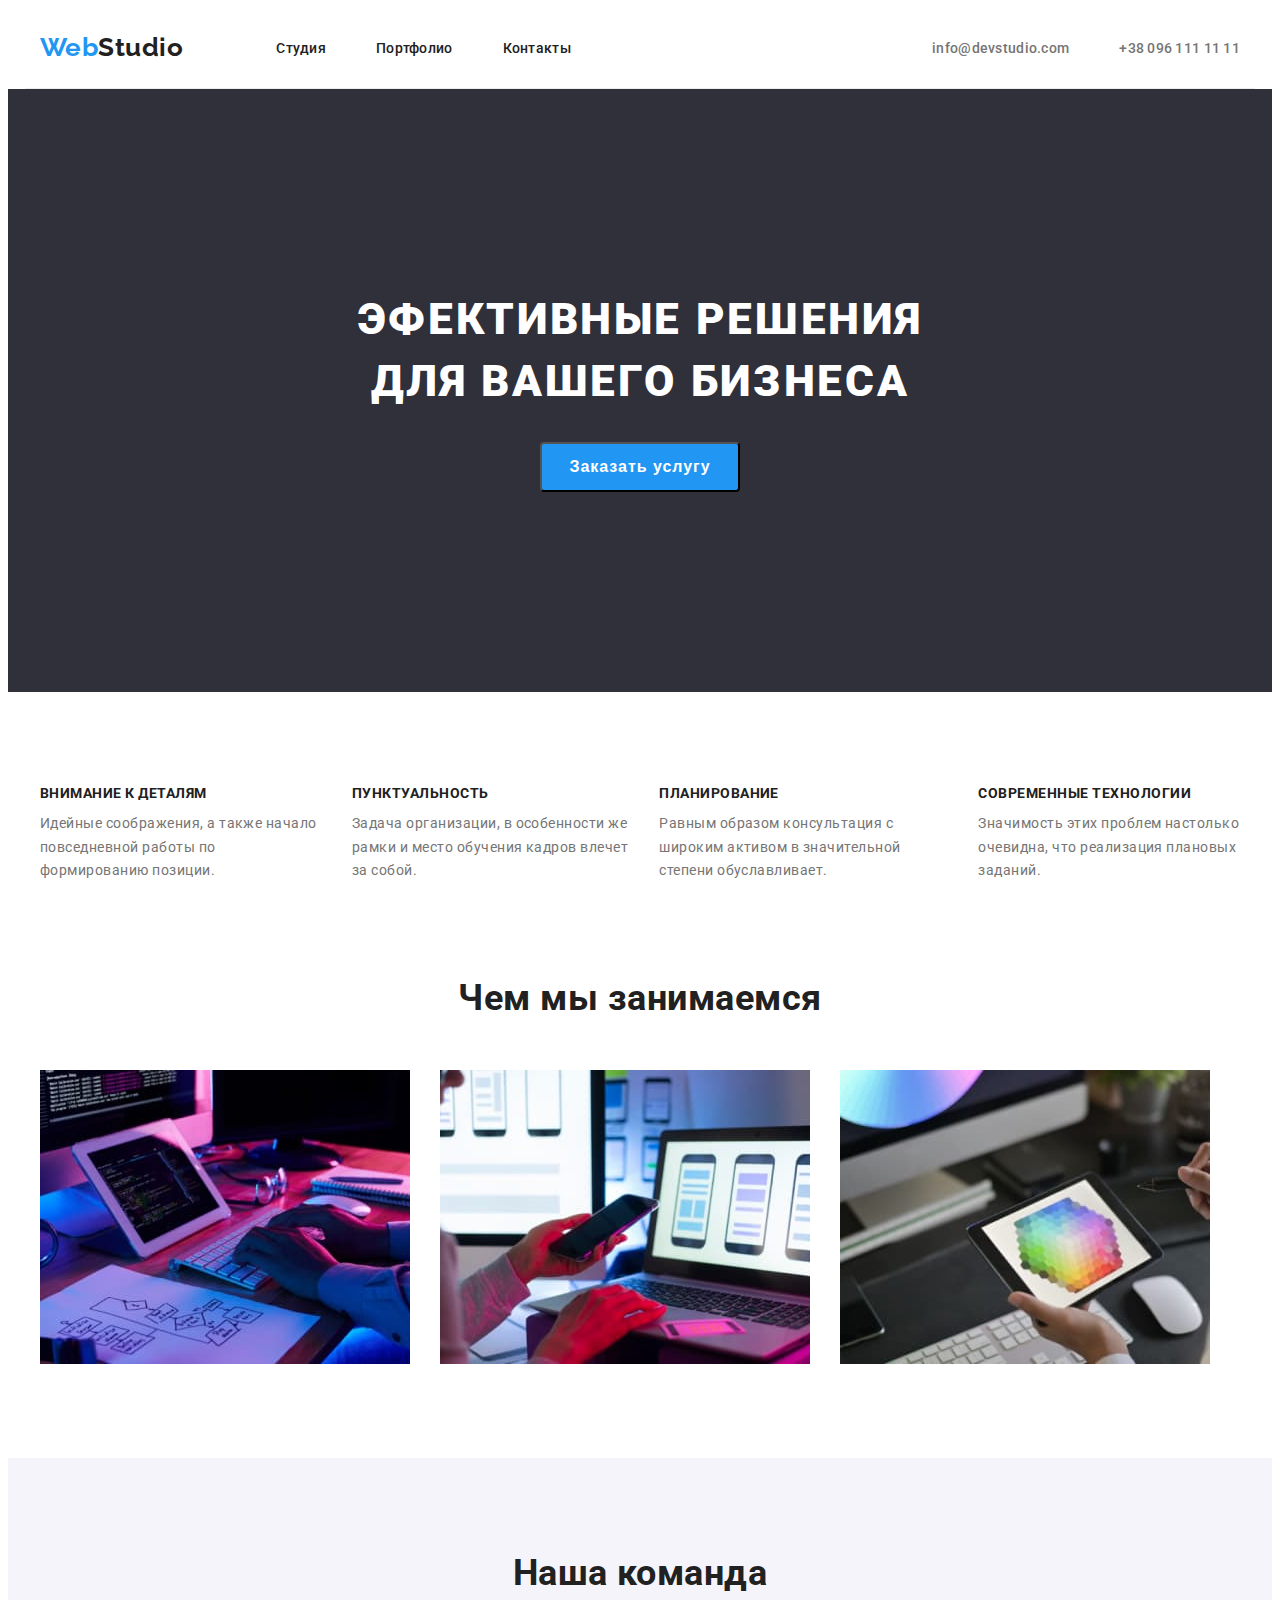
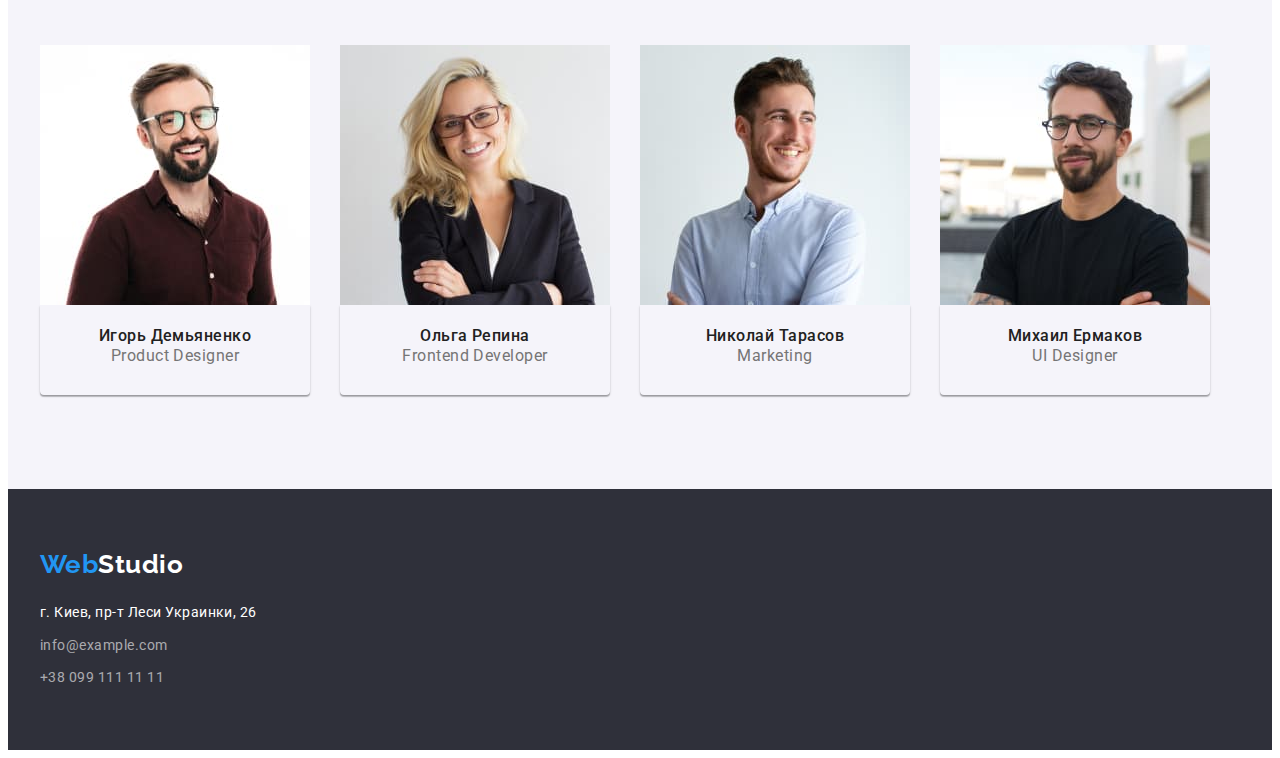
<file: index.html>
<!DOCTYPE html>
<html lang="ru">

<head>
    <meta charset="UTF-8">
    <meta http-equiv="X-UA-Compatible" content="IE=edge">
    <meta name="viewport" content="width=device-width, initial-scale=1.0">
    <title>WebStudio</title>
    <link
        href="https://fonts.googleapis.com/css2?family=Raleway:wght@700&family=Roboto:wght@400;500;700;900&display=swap"
        rel="stylesheet">
    <link rel="stylesheet" href="https://cdnjs.cloudflare.com/ajax/libs/modern-normalize/1.1.0/modern-normalize.min.css"
        integrity="sha512-wpPYUAdjBVSE4KJnH1VR1HeZfpl1ub8YT/NKx4PuQ5NmX2tKuGu6U/JRp5y+Y8XG2tV+wKQpNHVUX03MfMFn9Q=="
        crossorigin="anonymous" referrerpolicy="no-referrer" />
    <link rel="stylesheet" href="./css/styles.css" />


</head>

<body class="page">
    <!--шапка-->

    <header>
        <div class="container head">
            <nav class="navigation">
                <a href="./index.html" class="logo"><span class="logo-text">
                        Web</span>Studio
                </a>
                <ul class="site-nav">
                    <li class="nav-item"><a href="./index.html" class="nav-link">Студия</a></li>
                    <li class="nav-item"><a href="./portfolio.html" class="nav-link">Портфолио</a></li>
                    <li class="nav-item"><a href="" class="nav-link">Контакты</a></li>

                </ul>
            </nav>
            <ul class="contact">
                <li class="item">
                    <a href="mailto:info@devstudio.com" class="contact-link">info@devstudio.com</a>
                </li>
                <li class="item">
                    <a href="tel:+380961111111" class="contact-link">+38 096 111 11 11</a>
                </li>
            </ul>
        </div>
    </header>
    <!--мейн-->
    <main>
        <!-- герой -->
        <section class="hero section">
            <div class="container">
                <h1 class="hero-title">Эфективные решения<br> для вашего бизнеса </h1>
                <button type="button" class="hero-button">Заказать услугу</button>
            </div>
        </section>
        <!--описание-->
        <section class="section description">
            <div class="container ">
                <ul class="description-list">
                    <li class="description-paragraph">
                        <h3 class="description-title">Внимание к деталям</h3>
                        <p class="description-item">Идейные соображения, а также начало повседневной работы по
                            формированию
                            позиции.</p>
                    </li>
                    <li class="description-paragraph">
                        <h3 class="description-title">Пунктуальность</h3>
                        <p class="description-item">Задача организации, в особенности же рамки и место обучения кадров
                            влечет за собой.</p>
                    </li>
                    <li class="description-paragraph">
                        <h3 class="description-title">Планирование</h3>
                        <p class="description-item">Равным образом консультация с широким активом в значительной степени
                            обуславливает.</p>
                    </li>
                    <li class="description-paragraph">
                        <h3 class="description-title">Современные технологии</h3>
                        <p class="description-item">Значимость этих проблем настолько очевидна, что реализация плановых
                            заданий.</p>
                    </li>
                </ul>
            </div>
        </section>
        <!--занятие-->
        <section class="section lessons">
            <div class="container">
                <h2 class="lessons-title">Чем мы занимаемся</h2>
                <ul class="lessons-list">
                    <li><img src="./imeges/index/box1.jpg" width="370" alt="версткой сайтов"></li>
                    <li><img src="./imeges/index/box2.jpg" width="370" alt="оптимизацией сайтов "></li>
                    <li><img src="./imeges/index/box3.jpg" width="370" alt="Веб-дизайн"></li>
                </ul>
            </div>
        </section>
        <!-- команда -->
        <section class="section team">
            <div class="container">


                <h2 class="team-title">Наша команда</h2>
                <ul class="team-list">
                    <li class="team-item"><img src="./imeges/index/photo_team1.jpg" width="270" alt="Игорь Демьяненко">
                        <div class="team-border">
                            <h3 class="team-name">Игорь Демьяненко</h3>
                            <p class="team-position">Product Designer</p>
                        </div>
                    </li>
                    <li class="team-item"><img src="./imeges/index/photo_team2.jpg" width="270" alt="Ольга Репина">
                        <div class="team-border">
                            <h3 class="team-name">Ольга Репина</h3>
                            <p class="team-position">Frontend Developer</p>
                        </div>
                    </li>
                    <li class="team-item"><img src="./imeges/index/Photo_team3.jpg" width="270" alt="Николай Тарасов">
                        <div class="team-border">
                            <h3 class="team-name">Николай Тарасов</h3>
                            <p class="team-position">Marketing</p>
                        </div>
                    </li>
                    <li class="team-item"><img src="./imeges/index/Photo_team4.jpg" width="270" alt="Михаил Ермаков">
                        <div class="team-border">
                            <h3 class="team-name">Михаил Ермаков</h3>
                            <p class="team-position">UI Designer</p>
                        </div>
                    </li>
                </ul>
            </div>
        </section>
    </main>
    <!-- футер -->
    <footer class="footer">
        <div class="container footer-container">
            <a href="./index.html" class="logo-footer"><span class="logo-text">
                    Web</span>Studio
            </a>
            <address>
                <ul class="address-list">
                    <li><a href="https://bit.ly/3pXMvUd" target="_blank" rel="noopener noreferrer" class="address">г.
                            Киев,
                            пр-т
                            Леси Украинки, 26</a>
                    </li>
                    <li>
                        <a href="mailto:info@example.com" class="contact-footer">info@example.com</a>
                    </li>
                    <li>
                        <a href="tel:+380991111111" class="contact-footer">+38 099 111 11 11</a>
                    </li>
                </ul>
            </address>
        </div>
    </footer>
</body>

</html>
</file>
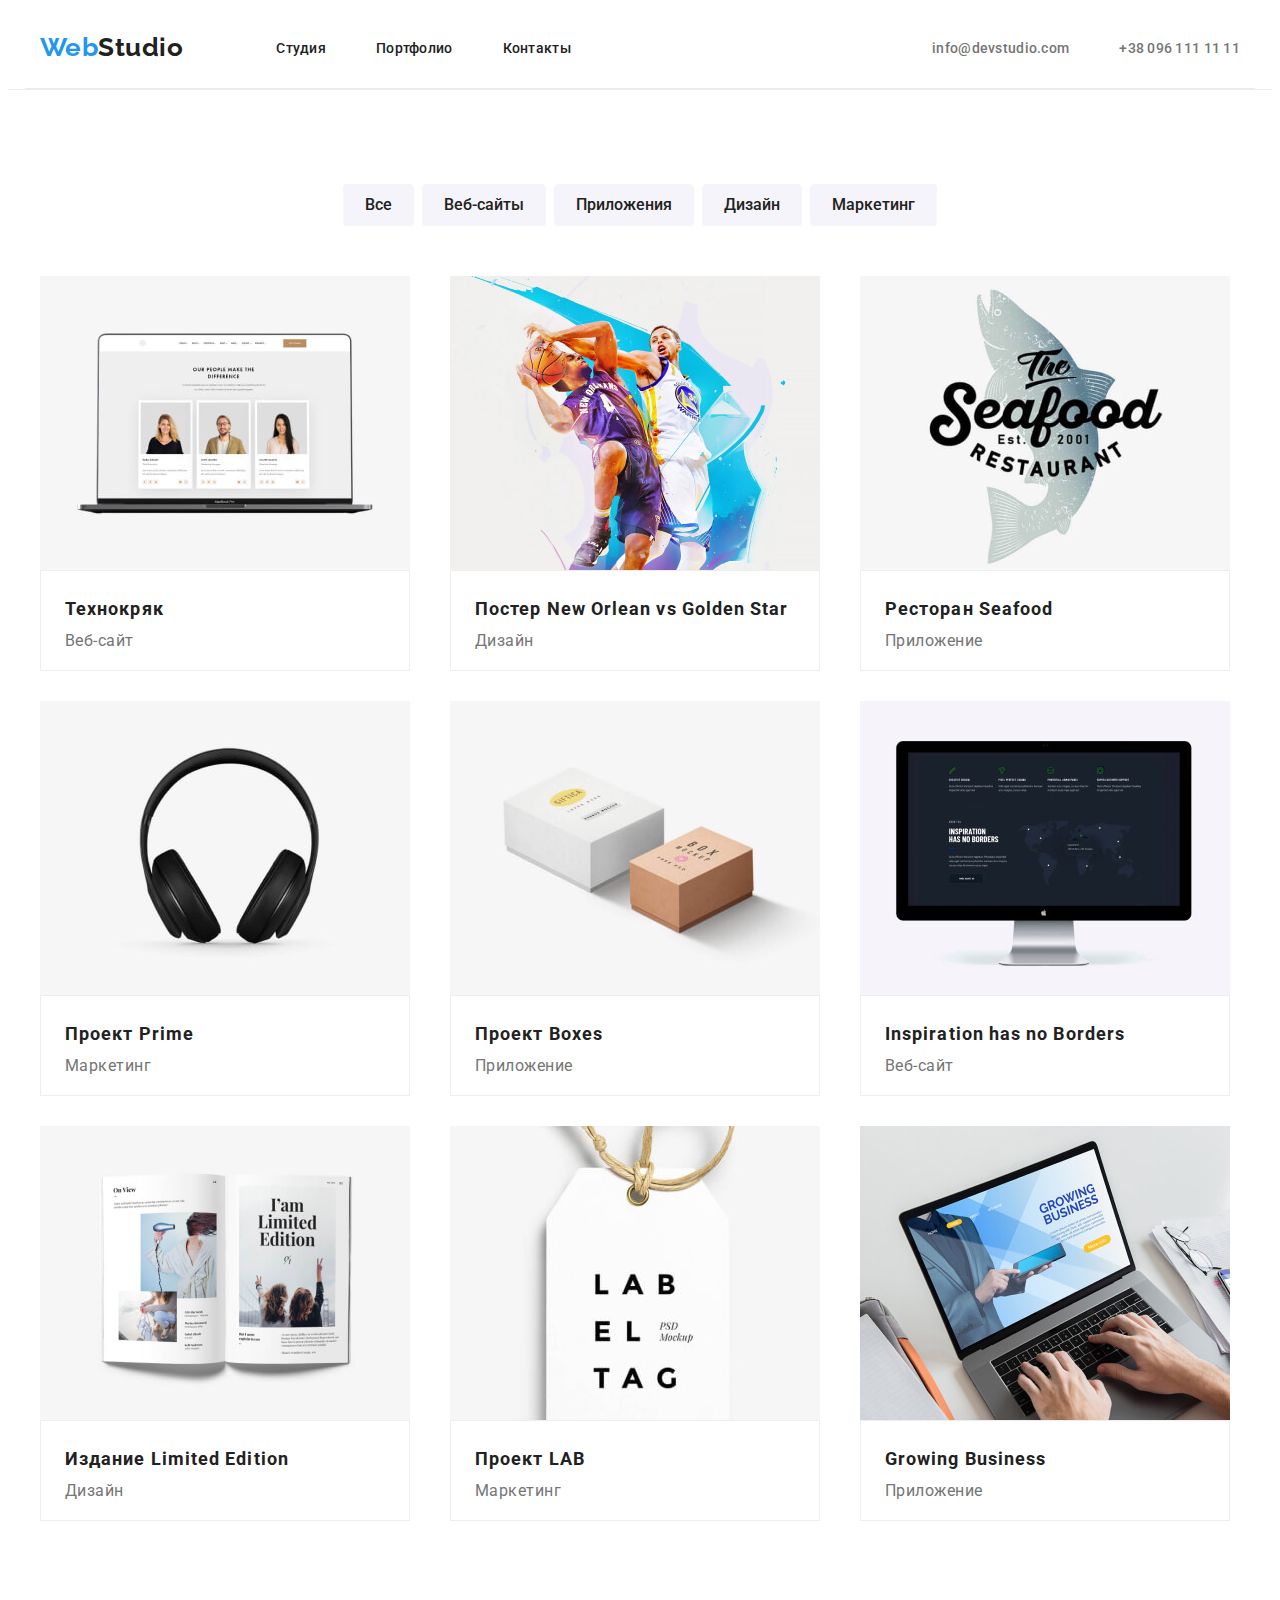
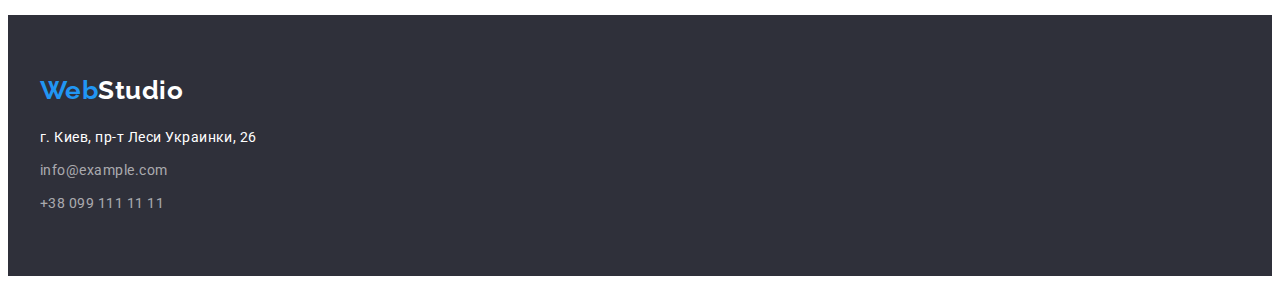
<file: portfolio.html>
<!DOCTYPE html>
<html lang="ru">

<head>
    <meta charset="UTF-8">
    <meta http-equiv="X-UA-Compatible" content="IE=edge">
    <meta name="viewport" content="width=device-width, initial-scale=1.0">
    <title>Document</title>
    <link
        href="https://fonts.googleapis.com/css2?family=Raleway:wght@700&family=Roboto:wght@400;500;700;900&display=swap"
        rel="stylesheet">
    <link rel="stylesheet" href="https://cdnjs.cloudflare.com/ajax/libs/modern-normalize/1.1.0/modern-normalize.min.css"
        integrity="sha512-wpPYUAdjBVSE4KJnH1VR1HeZfpl1ub8YT/NKx4PuQ5NmX2tKuGu6U/JRp5y+Y8XG2tV+wKQpNHVUX03MfMFn9Q=="
        crossorigin="anonymous" referrerpolicy="no-referrer" />
    <link rel="stylesheet" href="./css/styles.css">

</head>

<body class="page">
    <!-- Шапка -->

    <header class="head">
        <div class="container head">
            <nav class="navigation">
                <a href="./index.html" class="logo"><span class="logo-text">Web</span>Studio</a>
                <ul class="site-nav">
                    <li class="nav-item"><a href="./index.html" class="nav-link">Студия</a></li>
                    <li class="nav-item"><a href="./portfolio.html" class="nav-link">Портфолио</a></li>
                    <li class="nav-item"><a href="" class="nav-link">Контакты</a></li>
                </ul>
            </nav>
            <ul class="contact">
                <li class="item"><a href="mailto:info@devstudio.com" class="contact-link">info@devstudio.com</a></li>
                <li class="item"><a href="tel:380961111111" class="contact-link">+38 096 111 11 11</a></li>
            </ul>
        </div>
    </header>
    <!-- Мейн -->
    <main>
        <!-- Галерея -->
        <section class="section galery">
            <div class="container">
                <h1 class="title-link"> Наши работы</h1>
                <ul class="button-list">
                    <li class="button-paragraph"><button type="button" class="button-item">Все</button></li>
                    <li class="button-paragraph"><button type="button" class="button-item">Веб-сайты</button></li>
                    <li class="button-paragraph"><button type="button" class="button-item">Приложения</button></li>
                    <li class="button-paragraph"><button type="button" class="button-item">Дизайн</button></li>
                    <li class="button-paragraph"><button type="button" class="button-item">Маркетинг</button></li>
                </ul>
                <ul class="galery-list">
                    <li class="galery-paragraph"><a href="" class="galery-link"><img
                                src="./imeges/portfolio/tehkrack.jpg" alt="ноутбук с фотографиями">
                            <div class="galery-border">
                                <h2 class="galery-title">Технокряк</h2>
                                <p class="galery-item">Веб-сайт</p>
                            </div>
                        </a>
                    </li>
                    <li class="galery-paragraph"><a href="" class="galery-link"><img
                                src="./imeges/portfolio/postervs.jpg" alt="играющие баскетболисты">
                            <div class="galery-border">
                                <h2 class="galery-title">Постер New Orlean vs Golden Star</h2>
                                <p class="galery-item">Дизайн</p>
                            </div>
                        </a>
                    </li>
                    <li class="galery-paragraph"><a href="" class="galery-link"><img
                                src="./imeges/portfolio/restaurant.jpg" alt="рыба">
                            <div class="galery-border">
                                <h2 class="galery-title">Ресторан Seafood</h2>
                                <p class="galery-item">Приложение</p>
                            </div>
                        </a>
                    </li>
                    <li class="galery-paragraph"><a href="" class="galery-link"><img
                                src="./imeges/portfolio/project-prime.jpg" alt="наушники">
                            <div class="galery-border">
                                <h2 class="galery-title">Проект Prime</h2>
                                <p class="galery-item">Маркетинг</p>
                            </div>
                        </a>
                    </li>
                    <li class="galery-paragraph"><a href="" class="galery-link"><img
                                src="./imeges/portfolio/project-boxes.jpg" alt="коробки">
                            <div class="galery-border">
                                <h2 class="galery-title">Проект Boxes</h2>
                                <p class="galery-item">Приложение</p>
                            </div>
                        </a>
                    </li>
                    <li class="galery-paragraph"><a href="" class="galery-link"><img src="./imeges/portfolio/border.jpg"
                                alt="карта с кординатами">
                            <div class="galery-border">
                                <h2 class="galery-title">Inspiration has no Borders</h2>
                                <p class="galery-item">Веб-сайт</p>
                            </div>
                        </a>
                    </li>
                    <li class="galery-paragraph"><a href="" class="galery-link"><img
                                src="./imeges/portfolio/edition.jpg" alt="открытая книга">
                            <div class="galery-border">
                                <h2 class="galery-title">Издание Limited Edition</h2>
                                <p class="galery-item">Дизайн</p>
                            </div>
                        </a>
                    </li>
                    <li class="galery-paragraph"><a href="" class="galery-link"><img
                                src="./imeges/portfolio/project-lab.jpg" alt="бирка с описанием">
                            <div class="galery-border">
                                <h2 class="galery-title">Проект LAB</h2>
                                <p class="galery-item">Маркетинг</p>
                            </div>
                        </a>
                    </li>
                    <li class="galery-paragraph"><a href="" class="galery-link"><img
                                src="./imeges/portfolio/bussines.jpg" alt="ноутбук с открытой страницей">
                            <div class="galery-border">
                                <h2 class="galery-title">Growing Business</h2>
                                <p class="galery-item">Приложение</p>
                            </div>
                        </a>
                    </li>
                </ul>
            </div>
        </section>
    </main>
        <!-- Футер -->
        <footer class="footer">
            <div class="container footer-container">
                <a href="./index.html" class="logo-footer"><span class="logo-text">
                        Web</span>Studio
                </a>
                <address>
                    <ul class="address-list">
                        <li><a href="https://bit.ly/3pXMvUd" class="address" target="_blank"
                                rel="noopener noreferrer">г.
                                Киев, пр-т
                                Леси Украинки, 26</a>
                        </li>
                        <li>
                            <a href="mailto:info@example.com" class="contact-footer">info@example.com</a>
                        </li>
                        <li>
                            <a href="tel:+380991111111" class="contact-footer">+38 099 111 11 11</a>
                        </li>
                    </ul>
                </address>
            </div>
        </footer>
    
</body>

</html>
</file>
<file: css/styles.css>
:root {
    --body-text-color: #212121;
    --primery-text-color: #757575;
    --main-background-color: #FFFFFF;
    --second-background-color: #F5F4FA;
    --dark-background-color: #2F303A;
    --akcent-text-color: #2196F3;
    --stylistic-color: rgba(255, 255, 255, 0.6);
    --interactive-bg-color: #188CE8;
    --border-line-color: #ECECEC;
    --shadow-box-color: rgba(0, 0, 0, 0.15);
    --border-color: #EEEEEE;
}

/* цвет основного текста черный #212121 */
/* цвет вторичного текста серый  #757575 */
/* цвет фона вторичный #F5F4FA */
/* белый цвет фона #FFFFFF */
/* цвет акцента синий #2196F3 */
/* основгой цвет фона #E5E5E5 */

/* страница */
.page {

    color: var(--main-background-color);
    color: var(--primery-text-color);
    font-family: roboto, sans-serif;
    letter-spacing: 0.03em;
}

/* контейнер */
.container {
    width: 1200px;
    margin-left: auto;
    margin-right: auto;
    padding-left: 15px;
    padding-right: 15px;
}

/* секции */
.section {
    margin-top: 94px;
    margin-bottom: 94px;
}

ul {
    padding-inline-start: 0;
}
img{
    display: block;
}

.head {
    border-bottom: 1px solid var(--border-line-color);
    display: flex;
    align-items: center;
}


/* лого */
.logo,
.logo:focus {
    color: var(--body-text-color);
    text-decoration-line: none;
    font-family: Raleway;
    font-weight: 700;
    font-size: 26px;
    line-height: 1.2;
}

.logo-text {
    color: var(--akcent-text-color);
    font-family: Raleway, sans-serif;
    font-weight: 700;
    font-size: 26px;
    line-height: 1.2;
}

.logo {
    display: inline-block;
    padding-top: 24px;
    padding-bottom: 25px;
    margin-right: 93px;
}

/* сайт навигация */
.site-nav {
    display: inline-flex;
    justify-content: space-evenly;
    list-style: none;
    margin: 0;

}

.navigation {
    display: flex;
    align-items: center;
}

.nav-link {
    display: block;
    padding-bottom: 32px;
    padding-top: 32px;

    color: var(--body-text-color);
    text-decoration: none;
    font-weight: 500;
    font-size: 14px;
    line-height: 1.15;
    letter-spacing: 0.02em;
}

.navigation .nav-item+.nav-item {
    margin-left: 50px;
}

.nav-link:hover,
.nav-link:focus {
    color: var(--akcent-text-color);
}

/* контакты */
.contact {
    display: flex;
    align-items: center;
    list-style: none;
    margin: 0;
    margin-left: auto;
    padding: 0;
}

.contact-link {
    display: block;
    padding-bottom: 32px;
    padding-top: 32px;

    color: var(--primery-text-color);
    text-decoration: none;
    font-weight: 500;
    font-size: 14px;
    line-height: 1.15;
    letter-spacing: 0.02em;
}

.contact .item+.item {
    margin-left: 50px;
}

.contact-link:hover,
.contact-link:focus {
    color: var(--akcent-text-color);
}


/* герой */

.hero {
    background: var(--dark-background-color);
    margin: 0;
    text-align: center;
    padding-top: 200px;
    padding-bottom: 200px;

}

.hero-title {
    margin: 0;
    margin-bottom: 30px;


    color: var(--main-background-color);
    font-weight: 900;
    font-size: 44px;
    line-height: 1.4;
    text-align: center;
    letter-spacing: 0.06em;
    text-transform: uppercase;

}

.hero-button {
    border-radius: 4px;
    min-width: 200px;
    height: 50px;
    border-radius: 4px;
    min-width: 200px;
    height: 50px;
    padding: 10px 22px;

    background: var(--akcent-text-color);
    color: var(--main-background-color);
    cursor: pointer;
    font-weight: 700;
    font-size: 16px;
    letter-spacing: 0.06em;

}

.hero-button:hover,
.hero-button:focus {
    background: var(--interactive-bg-color);
}

/* описание */
.description{
    margin: 0;
    padding-top: 94px;
}
.description-list {
    display: flex;
    list-style: none;
    margin: 0px;
}

.description-title {
    margin:0;
    margin-bottom: 10px;

    color: var(--body-text-color);
    font-weight: 700;
    font-size: 14px;
    line-height: 1.1;
    text-transform: uppercase;

}

.description-item {
    margin: 0;

    font-size: 14px;
    line-height: 1.7;

}

.description-list .description-paragraph+.description-paragraph {
    margin-left: 30px;
}


/* занятие */
.lessons {
    margin: 0;
    padding-top: 94px;
    padding-bottom: 94px;
}

.lessons-title {
    text-align: center;
    margin: 0;
    margin-bottom: 50px;

    color: var(--body-text-color);
    font-weight: 700;
    font-size: 36px;
    line-height: 1.2;


}

.lessons-list {
    list-style: none;
    display: flex;
    margin: 0;
}

.lessons-list li {
    margin-right: 30px;
    width: calc((100% - 60px) / 3);
}

/* команда */
.team {
    background: var(--second-background-color);
    margin: 0;
    padding-top: 94px;
    padding-bottom: 94px;
}

.team-title {
    margin: 0;
    margin-bottom: 50px;
    

    color: var(--body-text-color);
    font-weight: 700;
    font-size: 36px;
    line-height: 1.19;
    text-align: center;

}

.team-list {
    list-style: none;
    margin: 0;
    display: flex;
    align-content: center;
}

.team-list .team-item+.team-item {
    margin-left: 30px;
}
.team-border{
    padding: 0;
    margin: 0;
    padding-top: 30px;
    padding-bottom: 30px;
    box-shadow: 0px 1px 3px rgba(0, 0, 0, 0.12), 0px 1px 1px rgba(0, 0, 0, 0.14), 0px 2px 1px rgba(0, 0, 0, 0.2);
    border-radius: 0px 0px 4px 4px;
    border-top: none;
}

.team-name {
    margin: 0;
    
    margin-bottom: 10px;
    text-align: center;

    color: var(--body-text-color);
    font-style: normal;
    font-weight: 500;
    font-size: 16px;
    line-height: 1.19px;
    letter-spacing: 0.03em;

}

.team-position {
    margin: 0;
    
    text-align: center;

    color: var(--primery-text-color);
    font-weight: 400;
    font-size: 16px;
    line-height: 1.19;

}


/* футер */
.footer {
    
    background: var(--dark-background-color);   
}
.footer-container{
    padding-top: 60px;
    padding-bottom: 60px;

}

.logo-footer {
    display: inline-block;

    text-decoration-line: none;
    color: var(--main-background-color);
    font-family: Raleway;
    font-style: normal;
    font-weight: 700;
    font-size: 26px;
    line-height: 1.2;

}

.address-list {
    margin: 0px;

    list-style: none;

}

.address {
    margin-top: 20px;
    display: inline-block;

    text-decoration-line: none;
    color: var(--main-background-color);
    font-family: 'Roboto';
    font-style: normal;
    font-size: 14px;
    line-height: 1.71;
}

.address:hover,
.address:focus {
    color: var(--akcent-text-color);
}

.contact-footer {
    display: inline-block;
    margin-top: 9px;

    text-decoration-line: none;
    font-family: 'Roboto';
    font-style: normal;
    font-weight: 400;
    color: var(--stylistic-color);
    font-size: 14px;
    line-height: 1.71;

}

.contact-footer:hover,
.contact-footer:focus {
    color: var(--akcent-text-color);

}

/* портфолио */
.title-link {
    margin: 0;
    margin: -1px;
    padding: 0;
    white-space: nowrap;

    position: absolute;
    width: 1px;
    height: 1px;
    overflow: hidden;
    border: 0;

    clip: rect(0 0 0 0);
    clip-path: inset(50%);
}
.button-list {
    display: flex;
    justify-content: center;
    margin: 0;
    padding-top: 0;
    padding-bottom: 50px;

    list-style: none;

}

.button-item {
    text-align: center;
    padding: 8px 22px;


    background: var(--second-background-color);
    color: var(--body-text-color);
    cursor: pointer;
    border: none;
    font-family: 'Roboto';
    font-style: normal;
    font-weight: 500;
    font-size: 16px;
    line-height: 1.6;
    border-radius: 4px;
}

.button-list .button-paragraph+.button-paragraph {
    margin-left: 8px;
}

.button-item:hover,
.button-item:focus {
    background: var(--akcent-text-color);
    color: var(--main-background-color);
    box-shadow: 0px 3px 1px rgba(0, 0, 0, 0.1), 0px 1px 2px rgba(0, 0, 0, 0.08), 0px 2px 2px rgba(0, 0, 0, 0.12);
}

/* галерея */
.galery{
    margin: 0;
    padding-top: 94px;
    padding-bottom: 94px;
}
.galery-list {
    display: flex;
    flex-wrap: wrap;
    margin: 0;

    list-style: none;
}
.galery-border {
    margin: 0;
    padding-left: 24px;
    padding-top: 20px;
    padding-bottom: 20px;

    border: 1px solid var(--border-color);
}

.galery-paragraph {
    width: calc((100% - 60px) / 3);
    margin: 0;
    margin-right: 30px;
}
.galery-paragraph:nth-last-child( n+4 ){
    margin-bottom: 30px;
}


.galery-list :nth-child(3n) {
    margin-right: 0;

}

.galery-list p {
    margin: 0;
    margin-top: 4px;
}

.galery-link {
    display: inline-block;
    margin: 0;

    text-decoration-line: none;
    color: var(--primery-text-color);
    
}

.galery-title {
    margin: 0;

    text-decoration-line: none;
    color: var(--body-text-color);
    font-weight: 700;
    font-size: 18px;
    line-height: 2;
    letter-spacing: 0.06em;
}
</file>
